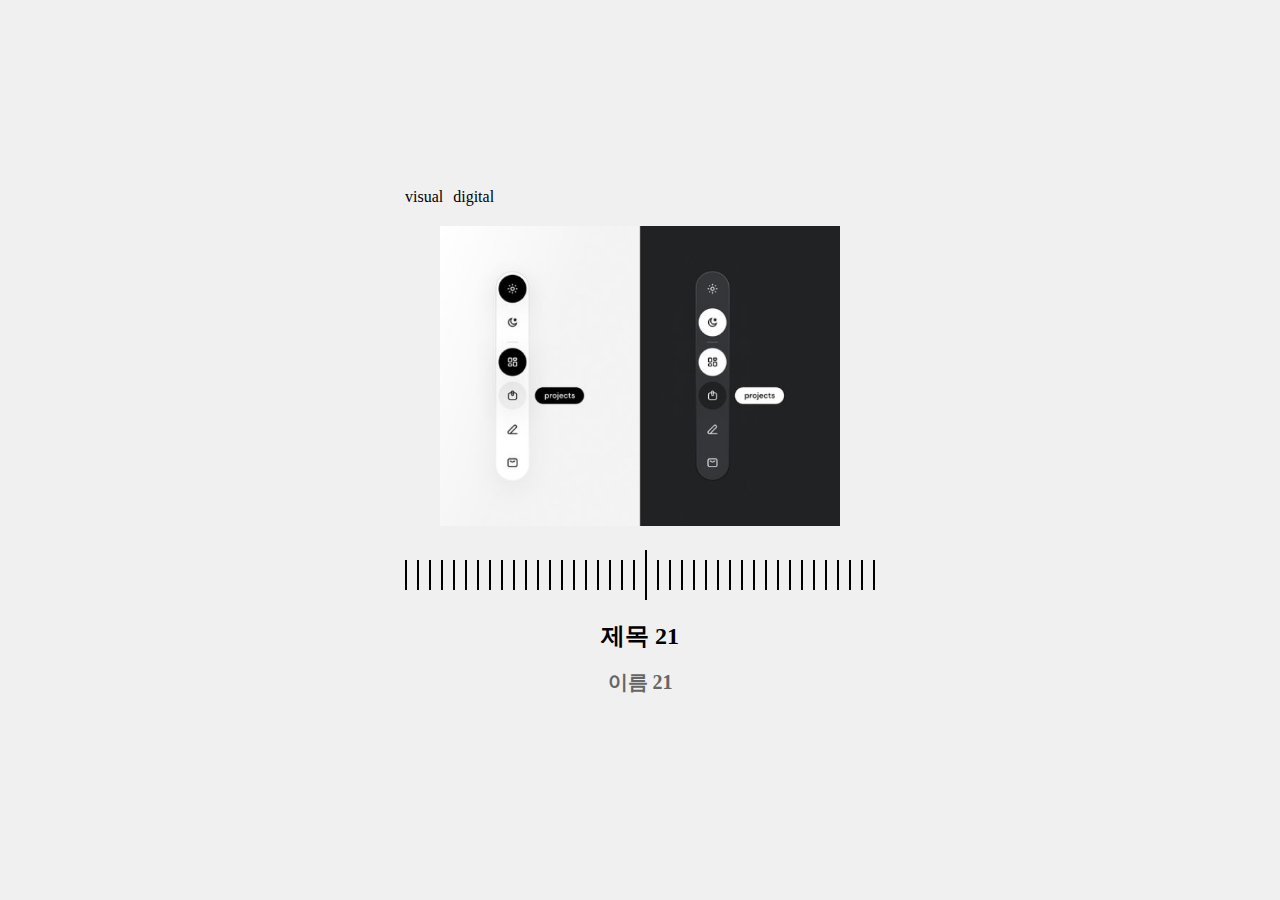
<file: index.html>
<!DOCTYPE html>
<html lang="en">
<head>
    <meta charset="UTF-8">
    <meta name="viewport" content="width=device-width, initial-scale=1.0">
    <title>Document</title>
    <link rel="stylesheet" href="mobile2.css">
</head>
<body>


    <div class="con">
        <div class="navigation">
            <div class="vis">visual</div>
            <div class="dig">digital</div>
        </div>
    
        <div class="container">
            <img src="images/img1.jpg" alt="프로젝트 이미지" class="project-image" id="project-image">
    
            <!-- 스크롤바 추가 -->
            <div class="scrollbar-container" id="scrollbar-container">
                <!-- 40개의 스크롤 라인 생성 -->
                <div class="scroll-line"></div>
                <div class="scroll-line"></div>
                <div class="scroll-line"></div>
                <div class="scroll-line"></div>
                <div class="scroll-line"></div>
                <div class="scroll-line"></div>
                <div class="scroll-line"></div>
                <div class="scroll-line"></div>
                <div class="scroll-line"></div>
                <div class="scroll-line"></div>
                <div class="scroll-line"></div>
                <div class="scroll-line"></div>
                <div class="scroll-line"></div>
                <div class="scroll-line"></div>
                <div class="scroll-line"></div>
                <div class="scroll-line"></div>
                <div class="scroll-line"></div>
                <div class="scroll-line"></div>
                <div class="scroll-line"></div>
                <div class="scroll-line"></div>
                <div class="scroll-line"></div>
                <div class="scroll-line"></div>
                <div class="scroll-line"></div>
                <div class="scroll-line"></div>
                <div class="scroll-line"></div>
                <div class="scroll-line"></div>
                <div class="scroll-line"></div>
                <div class="scroll-line"></div>
                <div class="scroll-line"></div>
                <div class="scroll-line"></div>
                <div class="scroll-line"></div>
                <div class="scroll-line"></div>
                <div class="scroll-line"></div>
                <div class="scroll-line"></div>
                <div class="scroll-line"></div>
                <div class="scroll-line"></div>
                <div class="scroll-line"></div>
                <div class="scroll-line"></div>
                <div class="scroll-line"></div>
                <div class="scroll-line"></div>
            </div>
    
            <h1 class="project-title" id="project-title">프로젝트 제목</h1>
            <h2 class="project-name" id="project-name">프로젝트 이름</h2>
        </div>
    </div>

    
    
    
    
    
    
    
    

    <script src="js/mobile2.js"></script>

</body>
</html>
</file>
<file: mobile2.css>
body {
    display: flex;
    justify-content: center;
    align-items: center;
    min-height: 100vh;
    margin: 0;
    background-color: #f0f0f0;
}

.con{
    display: block;
}

.container {
    text-align: center;
    position: relative;
    overflow: hidden;
}

.project-image {
    width: 400px;
    height: 300px;
    object-fit: cover;
    transition: transform 0.5s ease;
}

.scrollbar-container {
    display: flex;
    justify-content: center;
    align-items: center; /* 수직 중앙 정렬 */
    gap: 10px;
    margin: 20px 0;
    position: relative; /* 자식 요소의 절대 위치 설정을 위한 상대적 위치 */
}

.scroll-line {
    width: 2px; /* 선의 두께 */
    height: 30px; /* 기본 선의 높이 */
    background-color: #000; /* 선 색상 */
    transition: height 0.3s ease; /* 높이 변화에 부드러운 효과 */
}

.scroll-line.active {
    height: 50px; /* 선택된 선의 길이 */
}

.project-title {
    font-size: 24px;
    margin: 10px 0;
}

.project-name {
    font-size: 20px;
    color: #666;
}


.navigation{
    display: flex;
    gap: 10px;
    padding-bottom: 20px;
}


@media (max-width: 768px) {
    .con{
        display: block;
    }
}
</file>
